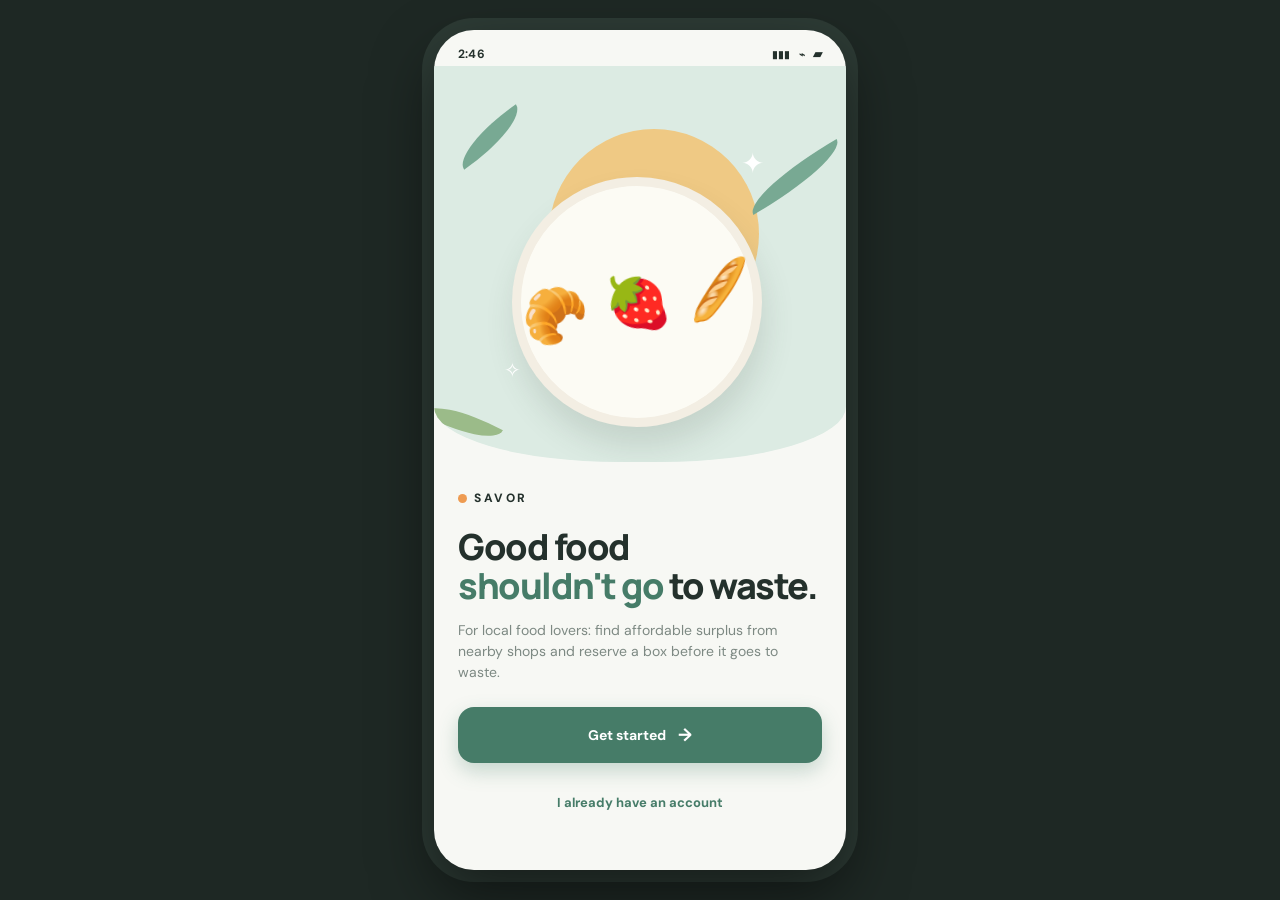
<file: index.html>
<!doctype html>
<html lang="en">
  <head>
    <meta charset="UTF-8" />
    <meta name="viewport" content="width=device-width, initial-scale=1.0" />
    <meta name="theme-color" content="#f7f8f4" />
    <title>Savor — Good Food Rescued | Mobile UX/UI Design</title>
    <link rel="preconnect" href="https://fonts.googleapis.com" />
    <link rel="preconnect" href="https://fonts.gstatic.com" crossorigin />
    <link href="https://fonts.googleapis.com/css2?family=DM+Sans:ital,opsz,wght@0,9..40,400..800;1,9..40,400..800&family=Manrope:wght@500;600;700;800&display=swap" rel="stylesheet" />
    <link rel="stylesheet" href="styles.css" />
  </head>
  <body>
    <!-- Global Demo / State Switcher Bar -->
    <header class="demo-bar" aria-label="Interactive UX Prototype State Switcher">
      <div class="demo-branding">
        <span class="brand-dot"></span>
        <strong>SAVOR UX/UI Prototype</strong>
        <span class="demo-badge">Task 11 Showcase</span>
      </div>
      <div class="demo-nav">
        <span class="demo-label">Jump to Flow:</span>
        <button class="demo-btn active" data-go="welcome">1. Welcome</button>
        <button class="demo-btn" data-go="auth">2. Auth</button>
        <button class="demo-btn" data-go="home">3. Home</button>
        <button class="demo-btn" data-go="details">4. Details</button>
        <button class="demo-btn" data-go="reserve">5. Reserve</button>
        <button class="demo-btn" data-go="success">6. Success</button>
      </div>
      <div class="demo-states">
        <span class="demo-label">Key UX States:</span>
        <button class="demo-btn state-btn" data-go="loading">Loading</button>
        <button class="demo-btn state-btn" data-go="empty">Empty</button>
        <button class="demo-btn state-btn" data-go="error">Error</button>
        <button class="demo-btn state-btn" data-go="soldout">Sold Out</button>
      </div>
    </header>

    <div class="main-container">
      <main class="device-shell" aria-label="Savor mobile application preview">
        <!-- Status Bar -->
        <div class="status-bar">
          <span class="status-time" id="live-time">9:41</span>
          <div class="status-icons">
            <span title="Signal">▮▮▮</span>
            <span title="Wi-Fi">⌁</span>
            <span class="battery" title="Battery">▰</span>
          </div>
        </div>

        <section class="app-view">
          <div id="toast" class="toast" role="status" aria-live="polite"></div>

          <!-- 1. WELCOME / ONBOARDING SCREEN -->
          <section id="screen-welcome" class="screen active">
            <div class="welcome-art">
              <div class="sun"></div>
              <div class="leaf leaf-one"></div>
              <div class="leaf leaf-two"></div>
              <div class="leaf leaf-three"></div>
              <div class="plate">
                <span>🥐</span>
                <span>🍓</span>
                <span>🥖</span>
              </div>
              <div class="spark spark-one">✦</div>
              <div class="spark spark-two">✧</div>
            </div>
            <div class="welcome-copy">
              <div class="brand-mark"><span class="brand-dot"></span>SAVOR</div>
              <h1>Good food<br /><em>shouldn't go</em> to waste.</h1>
              <p>For local food lovers: find affordable surplus from nearby shops and reserve a box before it goes to waste.</p>
              <button class="button primary full" data-go="auth">Get started <span>→</span></button>
              <button class="text-button" id="existing-account-btn" data-go="auth">I already have an account</button>
            </div>
          </section>

          <!-- 2. AUTHENTICATION SCREEN -->
          <section id="screen-auth" class="screen">
            <header class="simple-header">
              <button class="icon-button" data-go="welcome" aria-label="Back">←</button>
              <span class="brand-mark small"><span class="brand-dot"></span>SAVOR</span>
              <span class="header-spacer"></span>
            </header>
            <div class="auth-content">
              <div class="eyebrow">WELCOME IN</div>
              <h2>Let's find your<br /><em>first rescue.</em></h2>
              <p class="muted">Join a community saving good food and supporting local neighborhood spots.</p>

              <form id="auth-form" novalidate>
                <div class="input-group signup-name" hidden>
                  <label for="auth-name">Name</label>
                  <input id="auth-name" type="text" autocomplete="name" placeholder="Your name" />
                </div>
                <div class="form-stack">
                  <div class="input-group">
                    <label for="email">Email address</label>
                    <input id="email" type="email" autocomplete="email" placeholder="you@example.com" aria-describedby="email-error" required />
                    <small class="field-error" id="email-error" aria-live="polite"></small>
                  </div>
                  <div class="input-group">
                    <label for="password">Password</label>
                    <div class="password-input">
                      <input id="password" type="password" autocomplete="current-password" placeholder="At least 8 characters" aria-describedby="password-error" required />
                      <button type="button" id="toggle-password" aria-label="Toggle password visibility">👁</button>
                    </div>
                    <small class="field-error" id="password-error" aria-live="polite"></small>
                  </div>
                </div>
                <button type="submit" class="button primary full" id="auth-submit-btn">Continue <span>→</span></button>
                <p class="auth-toggle-copy"><span id="auth-toggle-prompt">New to Savor?</span> <button type="button" class="text-button inline-button" id="auth-mode-toggle">Create an account</button></p>
              </form>
              <p class="terms">By continuing, you agree to Savor's <button type="button" class="terms-link" data-modal="terms">Terms of Service</button> and <button type="button" class="terms-link" data-modal="privacy">Privacy Policy</button>.</p>
            </div>
          </section>

          <!-- 3. HOME / EXPLORE SCREEN -->
          <section id="screen-home" class="screen">
            <header class="home-header">
              <button class="icon-button home-back" data-go="welcome" aria-label="Back to welcome">←</button>
              <div>
                <div class="greeting" id="today-label"></div>
                <h2>Good morning, <span id="greeting-name">there</span> <span>✦</span></h2>
              </div>
              <button class="avatar" title="Open profile" aria-label="Open profile" data-go="profile">S</button>
            </header>

            <div class="location-pill" id="location-picker">
              <span>⌖</span> Brooklyn, NY <span class="chevron">⌄</span>
            </div>

            <div class="home-scroll">
              <!-- Impact Metrics Card -->
              <div class="impact-card">
                <div>
                  <span class="impact-label">YOUR IMPACT</span>
                  <strong>4.8 lbs</strong>
                  <p>of delicious food rescued · 2.1kg CO₂ saved</p>
                </div>
                <div class="impact-icon">♻</div>
                <div class="progress-line" title="Progress toward monthly goal"><span style="width: 65%;"></span></div>
              </div>

              <!-- Search Bar -->
              <div class="search-box">
                <span class="search-icon">⌕</span>
                <input type="text" id="search-input" aria-label="Search rescue boxes" placeholder="Search bakery, sushi, coffee, produce..." />
              </div>

              <!-- Categories -->
              <div class="section-heading">
                <h3>Rescues near you</h3>
                <button class="link-button" data-go="explore">See all</button>
              </div>

              <div class="category-row" id="category-row" aria-label="Filter rescues by category">
                <button class="category active" data-cat="all" aria-pressed="true">All</button>
                <button class="category" data-cat="bakery">Bakery</button>
                <button class="category" data-cat="produce">Produce</button>
                <button class="category" data-cat="meals">Prepared Meals</button>
                <button class="category" data-cat="cafe">Café & Coffee</button>
              </div>

              <div class="loading-skeleton" id="home-skeleton" aria-label="Loading nearby rescues" hidden>
                <div class="skeleton-card"></div><div class="skeleton-card"></div>
              </div>
              <div class="context-empty" id="search-empty" hidden>
                <strong>No matches nearby</strong>
                <p class="muted">Try a different search or browse all rescue boxes.</p>
                <button type="button" class="button primary" id="clear-search">Clear search</button>
              </div>
              <!-- Rescue Cards List -->
              <div id="rescue-list" aria-live="polite">
                <!-- Card 1: Available -->
                <article class="rescue-card" data-go="details" data-item="bakery" data-category="bakery">
                  <div class="food-image bakery-image">
                    <span class="image-tag">ENDS SOON</span>
                    <button class="heart-btn" type="button" data-favorite="bakery" aria-label="Save Morning bakery surprise box to favorites">♡</button>
                    <div class="food-emoji">🥐</div>
                  </div>
                  <div class="card-info">
                    <div class="merchant-line">
                      <span>Le Petit Grain</span>
                      <span class="distance">0.3 mi</span>
                    </div>
                    <h3>Morning bakery surprise box</h3>
                    <p>Artisanal croissants, sourdough & danishes</p>
                    <div class="card-bottom">
                      <strong>$5.00 <del>$18.00</del></strong>
                      <span class="time urgent">● Pickup 10:00–10:30 AM</span>
                    </div>
                  </div>
                </article>

                <!-- Card 2: Available -->
                <article class="rescue-card" data-go="details" data-item="produce" data-category="produce">
                  <div class="food-image produce-image">
                    <span class="image-tag">5 BOXES LEFT</span>
                    <button class="heart-btn" type="button" data-favorite="produce" aria-label="Save Seasonal organic produce box to favorites">♡</button>
                    <div class="food-emoji">🥬</div>
                  </div>
                  <div class="card-info">
                    <div class="merchant-line">
                      <span>Green Basket Co-op</span>
                      <span class="distance">0.7 mi</span>
                    </div>
                    <h3>Seasonal organic produce box</h3>
                    <p>Fresh organic fruits, herbs and leafy greens</p>
                    <div class="card-bottom">
                      <strong>$7.00 <del>$24.00</del></strong>
                      <span class="time">● Pickup 5:00–7:00 PM</span>
                    </div>
                  </div>
                </article>

                <!-- Card 3: Sold Out Trigger -->
                <article class="rescue-card sold-out-card" data-go="soldout" data-item="cafe" data-category="cafe">
                  <div class="food-image cafe-image">
                    <span class="image-tag tag-soldout">SOLD OUT</span>
                    <button class="heart-btn" type="button" data-favorite="cafe" aria-label="Save Daily Espresso & Bagel Bag to favorites">♡</button>
                    <div class="food-emoji">☕</div>
                  </div>
                  <div class="card-info">
                    <div class="merchant-line">
                      <span>Brooklyn Craft Roast</span>
                      <span class="distance">0.5 mi</span>
                    </div>
                    <h3>Daily Espresso & Bagel Bag</h3>
                    <p>Freshly baked bagels & specialty coffee treats</p>
                    <div class="card-bottom">
                      <strong class="text-muted">$4.50 <del>$15.00</del></strong>
                      <span class="time disabled-text">● All boxes claimed</span>
                    </div>
                  </div>
                </article>
              </div>

              <!-- How Savor Works Section -->
              <div class="section-heading inspiration">
                <h3>How Savor works</h3>
              </div>
              <div class="how-card">
                <span class="how-num">01</span>
                <div>
                  <strong>Find surplus food</strong>
                  <p>Browse top local spots offering discounted surplus boxes.</p>
                </div>
                <span>→</span>
              </div>
            </div>

            <!-- Tab Navigation Bar -->
            <nav class="tab-bar">
              <button class="tab selected" data-tab="home" data-go="home"><span aria-hidden="true">⌂</span>Home</button>
              <button class="tab" data-tab="explore" data-go="explore"><span aria-hidden="true">⌕</span>Explore</button>
              <button class="tab" data-tab="saved" data-go="saved"><span aria-hidden="true">♡</span>Saved</button>
              <button class="tab" data-tab="profile" data-go="profile"><span aria-hidden="true">♙</span>Profile</button>
            </nav>
          </section>

          <!-- 4. PRODUCT DETAILS SCREEN -->
          <section id="screen-details" class="screen">
            <header class="detail-header">
              <button class="round-button" data-go="home" aria-label="Back">←</button>
              <div class="detail-actions">
                <button class="round-button heart-toggle-detail" data-favorite="bakery" aria-label="Save this rescue to favorites">♡</button>
                <button class="round-button share-detail" aria-label="Share">⤴</button>
              </div>
            </header>
            <div class="detail-scroll">
              <div class="detail-image bakery-image">
                <span class="image-tag"><span id="remaining-stock">3</span> BOXES LEFT</span>
                <div class="detail-food">🥐</div>
                <div class="image-dots"><i class="active"></i><i></i><i></i></div>
              </div>
              <div class="detail-content">
                <div class="merchant-line">
                  <span>LE PETIT GRAIN · 0.3 MI AWAY</span>
                  <span class="verified" title="Verified Partner">✓</span>
                </div>
                <h1 id="detail-name">Morning bakery surprise box</h1>
                <p class="detail-description">
                  A delicious assortment of today's freshly baked artisanal pastries, croissants, brioches, and sourdough loaves that deserve to be enjoyed. Help reduce waste while savoring gourmet bakery items.
                </p>

                <div class="detail-facts">
                  <div>
                    <span>📦</span>
                    <strong>4–6 items</strong>
                    <small>Estimated contents</small>
                  </div>
                  <div>
                    <span>⏰</span>
                    <strong>10:00–10:30 AM</strong>
                    <small>Pickup window today</small>
                  </div>
                  <div>
                    <span>🌱</span>
                    <strong>Vegetarian</strong>
                    <small>Dietary info</small>
                  </div>
                </div>

                <div class="seller">
                  <div class="seller-logo">LP</div>
                  <div>
                    <strong>Le Petit Grain Bakery</strong>
                    <p>4.9 ★★★★★ (128 rescues)</p>
                  </div>
                  <button class="link-button" id="view-shop-btn" type="button">View shop</button>
                </div>
              </div>
            </div>

            <div class="bottom-cta">
              <div>
                <span class="price">$5.00</span>
                <del>$18.00</del>
                <small>Taxes included</small>
              </div>
              <button class="button primary" id="reserve-from-details" data-go="reserve">Reserve box <span>→</span></button>
            </div>
          </section>

          <!-- 5. ACTION / FORM (RESERVATION & CHECKOUT) SCREEN -->
          <section id="screen-reserve" class="screen">
            <header class="simple-header">
              <button class="icon-button" data-go="details" aria-label="Back">←</button>
              <strong>Reserve your rescue</strong>
              <span class="header-spacer"></span>
            </header>

            <div class="reserve-scroll">
              <div class="stepper">
                <span class="done" title="Step 1: Item Selected">✓</span>
                <i></i>
                <span class="current" title="Step 2: Pickup & Payment Details">2</span>
                <i></i>
                <span>3</span>
              </div>

              <div class="reservation-summary">
              <div class="mini-food bakery-image" id="reserve-emoji">🥐</div>
                <div>
                <strong id="reserve-item-name">Morning bakery surprise box</strong>
                <p id="reserve-merchant">Le Petit Grain · Today</p>
                <p id="reserve-selection-summary" class="selection-summary">Select pickup time and payment below.</p>
                </div>
              <div class="summary-price" id="reserve-unit-price">$5.00</div>
              </div>

              <div class="form-section">
                <div class="section-heading">
                  <h3>Reservation details</h3>
                  <span class="required">ALL FIELDS REQUIRED</span>
                </div>

                <label for="pickup-name">Pickup Person Name
                  <input type="text" id="pickup-name" autocomplete="name" placeholder="Name for pickup" required />
                </label>

                <div class="input-group">
                  <span class="label-text" id="quantity-select-label">Quantity</span>
                  <div class="quantity-control" aria-labelledby="quantity-select-label">
                    <button type="button" class="qty-btn" id="qty-minus" aria-label="Decrease quantity">-</button>
                    <span id="qty-value">1 box</span>
                    <button type="button" class="qty-btn" id="qty-plus" aria-label="Increase quantity">+</button>
                  </div>
                </div>

                <fieldset class="input-group choice-group" id="pickup-slots">
                  <legend class="label-text">Pickup time window</legend>
                  <label><input type="radio" name="pickup-time" value="Today, 10:00 AM–10:30 AM" checked /> Today, 10:00–10:30 AM</label>
                  <label><input type="radio" name="pickup-time" value="Today, 4:00 PM–4:30 PM" /> Today, 4:00–4:30 PM</label>
                  <label><input type="radio" name="pickup-time" value="Today, 6:00 PM–6:30 PM" /> Today, 6:00–6:30 PM</label>
                  <button type="button" class="link-button clear-time" id="clear-pickup-time">Clear selection</button>
                  <small class="field-error" id="pickup-time-error" aria-live="polite"></small>
                </fieldset>

                <fieldset class="input-group choice-group" id="payment-options">
                  <legend class="label-text">Payment method</legend>
                  <label><input type="radio" name="payment-method" value="Card" checked /> Card</label>
                  <label><input type="radio" name="payment-method" value="Mobile money" /> Mobile money</label>
                  <label><input type="radio" name="payment-method" value="Pay at pickup" /> Pay at pickup</label>
                </fieldset>
              </div>

              <!-- Price Breakdown -->
              <div class="price-breakdown">
                <div class="breakdown-row"><span>Item subtotal (<span id="subtotal-quantity">1</span> × box)</span><span id="checkout-subtotal">$5.00</span></div>
                <div class="breakdown-row"><span>Service fee (Food rescue support)</span><span>$0.50</span></div>
                <div class="breakdown-row total-row"><span>Total charge</span><span id="checkout-total">$5.50</span></div>
              </div>

              <div class="notice"><span>💡</span>
                <p>Please bring your own reusable bag if possible. Show your digital order ticket upon pickup.</p>
              </div>
            </div>

            <div class="bottom-cta">
              <div>
                <span class="price" id="checkout-total-cta">$5.50</span>
                <small>Charged upon confirmation</small>
              </div>
              <button class="button primary" id="confirm-reservation-btn">Confirm reservation</button>
            </div>
          </section>

          <!-- 6. CONFIRMATION / SUCCESS SCREEN -->
          <section id="screen-success" class="screen">
            <div class="success-content">
              <div class="success-mark">✓</div>
              <div class="eyebrow">RESERVATION CONFIRMED</div>
              <h1>Your rescue is<br /><em>waiting for you.</em></h1>
              <p class="muted" id="success-message"></p>

              <!-- Digital Ticket Component -->
              <div class="ticket">
                <div class="ticket-top">
                  <div>
                    <span>PICKUP WINDOW TODAY</span>
                    <strong id="success-time"></strong>
                  </div>
                  <div class="ticket-code"><span id="success-quantity">1</span><b>BOXES</b></div>
                </div>
                <div class="ticket-divider"></div>
                <div class="ticket-bottom">
                  <div class="seller-logo">LP</div>
                  <div>
                    <strong id="success-merchant">Le Petit Grain Bakery</strong>
                    <p id="success-payment"></p>
                  </div>
                  <span class="map-pin">⌖</span>
                </div>
                <!-- Simulated Barcode -->
                <div class="ticket-barcode">
                  <div class="barcode-lines">||||| | |||| ||| |||| | ||||| |||</div>
                  <small>Present this screen to staff · Total <strong id="success-total"></strong></small>
                </div>
              </div>

              <div class="success-actions">
                <button class="button primary full" data-go="home">Back to Home <span>→</span></button>
                <button class="outline-button full" id="add-cal-btn">Add to Calendar 📅</button>
              </div>
              <p class="success-foot" id="success-pickup-name"></p>
            </div>
          </section>

          <!-- 7. STATE: EMPTY STATE -->
          <section id="screen-empty" class="screen state-screen">
            <button class="icon-button back-state" data-go="home" aria-label="Back">←</button>
            <div class="state-illustration" id="empty-icon">⌕</div>
            <h2 id="empty-title">No rescues here <em>yet.</em></h2>
            <p class="muted" id="empty-message">All surplus boxes in this category have been claimed for today. Check back soon or try expanding your search distance.</p>
            <button class="button primary" data-go="explore" id="empty-action">Explore rescues</button>
          </section>

          <!-- 8. STATE: ERROR STATE -->
          <section id="screen-error" class="screen state-screen">
            <button class="icon-button back-state" id="error-back" data-go="home" aria-label="Back">←</button>
            <div class="state-illustration error">!</div>
            <h2>Something went<br /><em>off course.</em></h2>
            <p class="muted">We couldn't load nearby rescues due to a connection drop. Please check your internet connection.</p>
            <button class="button primary" id="retry-error-btn">Retry connection</button>
          </section>

          <!-- 9. STATE: LOADING STATE -->
          <section id="screen-loading" class="screen state-screen">
            <button class="icon-button back-state" id="loading-back" data-go="home" aria-label="Back to previous screen">←</button>
            <div class="spinner"></div>
            <h2>Finding good food<br /><em>near you...</em></h2>
            <p class="muted">Locating nearby partners and available surplus boxes.</p>
          </section>

          <!-- 10. STATE: SOLD OUT / DISABLED STATE -->
          <section id="screen-soldout" class="screen">
            <header class="detail-header">
              <button class="round-button" data-go="home" aria-label="Back">←</button>
              <div class="detail-actions">
                <button class="round-button" data-favorite="cafe" aria-label="Save Daily Espresso & Bagel Bag to favorites">♡</button>
              </div>
            </header>
            <div class="detail-scroll">
              <div class="detail-image cafe-image">
                <span class="image-tag tag-soldout">SOLD OUT FOR TODAY</span>
                <div class="detail-food">☕</div>
              </div>
              <div class="detail-content">
                <div class="merchant-line">
                  <span>BROOKLYN CRAFT ROAST · 0.5 MI AWAY</span>
                  <span class="verified">✓</span>
                </div>
                <h1>Daily Espresso & Bagel Bag</h1>
                <p class="detail-description">
                  Freshly baked artisanal bagels & espresso roast treats. All surplus boxes for today have been claimed by fellow food rescuers.
                </p>

                <div class="disabled-banner">
                  <span>⏰</span>
                  <div>
                    <strong>Sold Out for Today</strong>
                    <p>New surplus boxes from this store drop daily at 8:00 AM.</p>
                  </div>
                </div>

                <div class="seller">
                  <div class="seller-logo">BC</div>
                  <div>
                    <strong>Brooklyn Craft Roast</strong>
                    <p>4.8 ★★★★★ (94 rescues)</p>
                  </div>
                  <button class="link-button" id="notify-toggle" type="button" aria-pressed="false">Notify me when available</button>
                </div>
              </div>
            </div>

            <div class="bottom-cta disabled-cta">
              <div>
                <span class="price text-muted">$4.50</span>
                <small>Currently unavailable</small>
              </div>
              <button class="button primary full disabled-btn" disabled>Sold Out for Today</button>
            </div>
          </section>
          <section id="screen-explore" class="screen">
            <header class="simple-header">
              <button class="icon-button" data-go="home" aria-label="Back to home">←</button><strong>Explore rescues</strong><span class="header-spacer"></span>
            </header>
            <div class="home-scroll secondary-scroll">
              <p class="muted">Browse every nearby surplus box and filter by category.</p>
              <div class="category-row explore-categories"></div>
              <div id="explore-list"></div>
              <div class="context-empty" id="explore-empty" hidden><strong>No boxes in this category yet</strong><p class="muted">Try another category.</p></div>
            </div>
            <nav class="tab-bar" aria-label="Main navigation">
              <button class="tab" data-tab="home" data-go="home"><span aria-hidden="true">⌂</span>Home</button>
              <button class="tab selected" data-tab="explore" data-go="explore"><span aria-hidden="true">⌕</span>Explore</button>
              <button class="tab" data-tab="saved" data-go="saved"><span aria-hidden="true">♡</span>Saved</button>
              <button class="tab" data-tab="profile" data-go="profile"><span aria-hidden="true">♙</span>Profile</button>
            </nav>
          </section>

          <section id="screen-saved" class="screen">
            <header class="simple-header">
              <button class="icon-button" data-go="home" aria-label="Back to home">←</button><strong>Saved rescues</strong><span class="header-spacer"></span>
            </header>
            <div class="home-scroll secondary-scroll">
              <p class="muted">Your favourite local food finds.</p>
              <div id="saved-list"></div>
              <div class="context-empty" id="saved-empty" hidden><div class="state-illustration">♡</div><strong>No saved boxes yet</strong><p class="muted">Tap the heart on any rescue to keep it here.</p><button class="button primary" data-go="explore">Explore rescues</button></div>
            </div>
            <nav class="tab-bar" aria-label="Main navigation">
              <button class="tab" data-tab="home" data-go="home"><span aria-hidden="true">⌂</span>Home</button>
              <button class="tab" data-tab="explore" data-go="explore"><span aria-hidden="true">⌕</span>Explore</button>
              <button class="tab selected" data-tab="saved" data-go="saved"><span aria-hidden="true">♡</span>Saved</button>
              <button class="tab" data-tab="profile" data-go="profile"><span aria-hidden="true">♙</span>Profile</button>
            </nav>
          </section>

          <section id="screen-profile" class="screen">
            <header class="simple-header">
              <button class="icon-button" data-go="home" aria-label="Back to home">←</button><strong>Your profile</strong><span class="header-spacer"></span>
            </header>
            <div class="profile-content">
              <div class="profile-card"><div class="avatar profile-avatar" id="profile-avatar">S</div><div><strong id="profile-name">Food rescuer</strong><p id="profile-email" class="muted">Local demo account</p></div></div>
              <h3>Past reservations</h3>
              <div id="reservation-history"></div>
              <div class="context-empty" id="reservations-empty" hidden><strong>No reservations yet</strong><p class="muted">Your confirmed food rescues will appear here.</p><button class="button primary" data-go="explore">Find a rescue</button></div>
              <label class="offline-toggle"><input type="checkbox" id="offline-toggle" /> Simulate offline connection</label>
              <button class="outline-button full" id="logout-btn">Log out</button>
            </div>
            <nav class="tab-bar" aria-label="Main navigation">
              <button class="tab" data-tab="home" data-go="home"><span aria-hidden="true">⌂</span>Home</button>
              <button class="tab" data-tab="explore" data-go="explore"><span aria-hidden="true">⌕</span>Explore</button>
              <button class="tab" data-tab="saved" data-go="saved"><span aria-hidden="true">♡</span>Saved</button>
              <button class="tab selected" data-tab="profile" data-go="profile"><span aria-hidden="true">♙</span>Profile</button>
            </nav>
          </section>

          <section id="screen-shop" class="screen">
            <header class="simple-header"><button class="icon-button" data-go="details" aria-label="Back to rescue details">←</button><strong>Local shop</strong><span class="header-spacer"></span></header>
            <div class="shop-content"><div class="seller-logo">LP</div><h1>Le Petit Grain Bakery</h1><p class="muted">Neighbourhood shop · 4.9 ★★★★★</p><p>Fresh local food and daily surplus boxes. Rescue today's extras and help keep good food in the neighbourhood.</p><p><strong>Pickup:</strong> <span class="shop-address">182 Atlantic Ave, Brooklyn NY</span></p><button class="button primary full" data-go="details">Back to rescue</button></div>
          </section>

          </section>
        </section>
      </main>
    </div>

    <dialog id="info-modal" aria-labelledby="modal-title">
      <form method="dialog"><button class="icon-button modal-close" aria-label="Close dialog">×</button></form>
      <h2 id="modal-title"></h2><p id="modal-copy"></p><button class="button primary full" id="modal-dismiss" type="button">Got it</button>
    </dialog>
    <script src="app.js"></script>
  </body>
</html>
</file>
<file: styles.css>
:root {
  --ink: #24312c;
  --muted: #7d8983;
  --green: #467c68;
  --green-dark: #32584a;
  --light-green: #dfece4;
  --cream: #f7f8f4;
  --orange: #ee9b51;
  --orange-dark: #cc782f;
  --red: #d9534f;
  --line: #e5e9e4;
  --card-bg: #ffffff;
  --shadow-sm: 0 4px 12px rgba(45, 65, 56, 0.06);
  --shadow-lg: 0 18px 45px rgba(45, 65, 56, 0.12);
  --radius-sm: 8px;
  --radius-md: 14px;
  --radius-lg: 20px;
}

* {
  box-sizing: border-box;
}

[hidden] { display: none !important; }

body {
  margin: 0;
  background: #1e2824;
  color: var(--ink);
  font-family: "DM Sans", -apple-system, BlinkMacSystemFont, sans-serif;
  min-height: 100vh;
  display: flex;
  flex-direction: column;
}

button, input {
  font: inherit;
}

/* Global Demo Switcher Bar */
.demo-bar {
  background: #141c19;
  border-bottom: 1px solid #2d3d37;
  padding: 10px 20px;
  display: flex;
  flex-wrap: wrap;
  align-items: center;
  justify-content: space-between;
  gap: 12px;
  color: #d1d9d5;
  font-size: 13px;
  z-index: 100;
}

.demo-branding {
  display: flex;
  align-items: center;
  gap: 10px;
}

.demo-branding strong {
  color: #ffffff;
  font-family: "Manrope", sans-serif;
  font-weight: 700;
  letter-spacing: -0.3px;
}

.demo-badge {
  background: rgba(70, 124, 104, 0.3);
  color: #72d6af;
  font-size: 10px;
  font-weight: 700;
  padding: 3px 8px;
  border-radius: 20px;
  border: 1px solid rgba(114, 214, 175, 0.3);
}

.demo-nav, .demo-states {
  display: flex;
  align-items: center;
  gap: 6px;
  flex-wrap: wrap;
}

.demo-label {
  font-size: 11px;
  color: #8c9b94;
  text-transform: uppercase;
  letter-spacing: 0.8px;
  font-weight: 700;
  margin-right: 4px;
}

.demo-btn {
  background: #25332e;
  border: 1px solid #364841;
  color: #c0ccc6;
  padding: 5px 11px;
  border-radius: 8px;
  font-size: 12px;
  font-weight: 600;
  cursor: pointer;
  transition: all 0.15s ease;
  min-height: 44px;
}

.demo-btn:hover {
  background: #32453e;
  color: #ffffff;
  border-color: #486157;
}

.demo-btn.active {
  background: var(--green);
  color: #ffffff;
  border-color: var(--green);
  box-shadow: 0 2px 8px rgba(70, 124, 104, 0.4);
}

.demo-btn.state-btn {
  border-color: #523e2b;
  background: #33271c;
  color: #f1bf8e;
}

.demo-btn.state-btn:hover {
  background: var(--orange-dark);
  color: #ffffff;
  border-color: var(--orange-dark);
}

/* Device Shell Layout */
.main-container {
  flex: 1;
  display: flex;
  align-items: center;
  justify-content: center;
  padding: 24px 16px;
}

.device-shell {
  width: 100%;
  max-width: 412px;
  min-height: 840px;
  background: var(--cream);
  position: relative;
  overflow: hidden;
  border-radius: 40px;
  box-shadow: 0 25px 60px rgba(0, 0, 0, 0.5), 0 0 0 12px #2d3b35;
}

/* Phone Status Bar */
.status-bar {
  height: 36px;
  padding: 12px 24px 0;
  display: flex;
  justify-content: space-between;
  align-items: center;
  font-size: 12px;
  font-weight: 700;
  letter-spacing: 0.2px;
  color: var(--ink);
  z-index: 10;
  position: relative;
}

.status-icons {
  display: flex;
  gap: 8px;
  align-items: center;
  font-size: 10px;
}

.battery {
  font-size: 12px;
  color: var(--ink);
}

/* App View Container */
.app-view {
  min-height: calc(840px - 36px);
  position: relative;
}

.screen {
  display: none;
  min-height: calc(840px - 36px);
  position: relative;
}

.screen.active {
  display: block;
  animation: fadeIn 0.2s ease-out;
}

@keyframes fadeIn {
  from { opacity: 0; transform: translateY(4px); }
  to { opacity: 1; transform: translateY(0); }
}

/* Toast Notifications */
.toast {
  position: absolute;
  top: 12px;
  left: 20px;
  right: 20px;
  z-index: 99;
  background: #18221e;
  color: #ffffff;
  padding: 12px 16px;
  border-radius: 12px;
  font-size: 12px;
  font-weight: 600;
  text-align: center;
  box-shadow: 0 10px 25px rgba(0, 0, 0, 0.3);
  transform: translateY(-80px);
  opacity: 0;
  transition: all 0.3s cubic-bezier(0.175, 0.885, 0.32, 1.275);
  pointer-events: none;
}

.toast.show {
  transform: translateY(0);
  opacity: 1;
}

button, input, select, [role="button"] { -webkit-tap-highlight-color: transparent; }
button:focus-visible, input:focus-visible, [role="button"]:focus-visible, summary:focus-visible {
  outline: 3px solid #d2843f;
  outline-offset: 2px;
}
.demo-bar { display: none; }
body.demo-mode .demo-bar { display: flex; }

/* Shared UI Branding & Elements */
.brand-mark {
  display: flex;
  align-items: center;
  gap: 7px;
  font-size: 12px;
  font-weight: 800;
  letter-spacing: 2.5px;
  color: var(--ink);
}

.brand-mark.small {
  font-size: 11px;
}

.brand-dot {
  background: var(--orange);
  width: 9px;
  height: 9px;
  border-radius: 50%;
  display: inline-block;
}

.header-spacer {
  width: 24px;
}

/* Button Component Styles */
.button {
  border: 0;
  border-radius: 16px;
  padding: 16px 20px;
  font-weight: 700;
  font-size: 14px;
  cursor: pointer;
  display: inline-flex;
  align-items: center;
  justify-content: center;
  gap: 12px;
  transition: transform 0.15s ease, background 0.15s ease, box-shadow 0.15s ease;
}

.button:active {
  transform: scale(0.98);
}

.button.primary {
  color: white;
  background: var(--green);
  box-shadow: 0 8px 20px rgba(70, 124, 104, 0.28);
}

.button.primary:hover {
  background: var(--green-dark);
}

.button.full {
  width: 100%;
}

.button span {
  font-size: 18px;
}

.button.disabled-btn, .button:disabled {
  background: #cbd3ce;
  color: #7b8881;
  box-shadow: none;
  cursor: not-allowed;
  transform: none;
}

.text-button, .link-button {
  border: 0;
  background: none;
  color: var(--green);
  font-weight: 700;
  cursor: pointer;
}

.text-button {
  display: block;
  margin: 18px auto 0;
  font-size: 13px;
  min-height: 44px;
  padding: 10px;
}

.link-button {
  font-size: 12px;
}

.simple-header {
  height: 64px;
  padding: 12px 20px;
  display: flex;
  align-items: center;
  justify-content: space-between;
}

.icon-button, .round-button {
  background: none;
  border: 0;
  color: var(--ink);
  font-size: 20px;
  cursor: pointer;
  display: grid;
  place-items: center;
  width: 44px;
  height: 44px;
  flex: 0 0 44px;
  border-radius: 50%;
}

.icon-button:hover, .round-button:hover {
  background: rgba(0, 0, 0, 0.05);
}

/* 1. WELCOME SCREEN */
.welcome-art {
  height: 44vh;
  min-height: 330px;
  background: #dcebe3;
  position: relative;
  overflow: hidden;
  border-radius: 0 0 45% 45% / 0 0 14% 14%;
}

.sun {
  position: absolute;
  width: 210px;
  height: 210px;
  background: #f1c77c;
  border-radius: 50%;
  top: 16%;
  left: 28%;
  opacity: 0.92;
}

.plate {
  position: absolute;
  background: #fcfbf4;
  border: 9px solid #f3eee3;
  width: 250px;
  height: 250px;
  border-radius: 50%;
  top: 28%;
  left: 19%;
  box-shadow: 0 20px 30px rgba(66, 80, 67, 0.15);
  display: flex;
  align-items: center;
  justify-content: center;
  gap: 16px;
  font-size: 54px;
  transform: rotate(-9deg);
}

.leaf {
  position: absolute;
  width: 80px;
  height: 24px;
  background: #78a993;
  border-radius: 100% 0;
  transform: rotate(-35deg);
}

.leaf-one { top: 15%; left: 4%; }
.leaf-two { top: 25%; right: -1%; transform: rotate(150deg); width: 110px; }
.leaf-three { bottom: 7%; left: -3%; transform: rotate(28deg); background: #9bbb89; }

.spark { position: absolute; color: white; font-size: 28px; }
.spark-one { top: 20%; right: 20%; }
.spark-two { bottom: 20%; left: 17%; font-size: 20px; }

.welcome-copy {
  padding: 28px 24px;
}

.welcome-copy h1, .auth-content h2, .state-screen h2 {
  font: 800 36px/1.08 "Manrope", sans-serif;
  letter-spacing: -1.5px;
  margin: 22px 0 14px;
}

.welcome-copy h1 em, .auth-content h2 em, .state-screen h2 em, .success-content h1 em {
  color: var(--green);
  font-style: normal;
}

.welcome-copy p {
  color: var(--muted);
  margin: 0 0 24px;
  line-height: 1.5;
  font-size: 14px;
}

/* 2. AUTHENTICATION SCREEN */
.auth-content {
  padding: 24px 24px 32px;
}

.eyebrow, .greeting {
  font-size: 10px;
  letter-spacing: 1.8px;
  color: var(--green);
  font-weight: 800;
  text-transform: uppercase;
}

.auth-content h2 {
  font-size: 32px;
  margin: 14px 0 10px;
}

.muted {
  color: var(--muted);
  line-height: 1.5;
  font-size: 13px;
}

.form-stack {
  display: grid;
  gap: 16px;
  margin: 24px 0 20px;
}

.input-group {
  display: grid;
  gap: 6px;
}

.input-group label, .label-text {
  font-size: 12px;
  font-weight: 700;
  color: #4e5e56;
}

input, .select-input {
  border: 1px solid var(--line);
  border-radius: 12px;
  padding: 14px 16px;
  background: #ffffff;
  color: var(--ink);
  outline: none;
  font-size: 14px;
  width: 100%;
  transition: border-color 0.2s;
}

input:focus {
  border-color: var(--green);
  box-shadow: 0 0 0 3px rgba(70, 124, 104, 0.12);
}

.password-input {
  display: flex;
  background: white;
  border: 1px solid var(--line);
  border-radius: 12px;
  overflow: hidden;
}

.password-input input {
  border: 0;
  flex: 1;
  background: transparent;
}

.password-input button {
  border: 0;
  background: none;
  color: var(--muted);
  min-width: 44px;
  min-height: 44px;
  cursor: pointer;
}

.divider {
  display: flex;
  align-items: center;
  gap: 12px;
  color: #a0aaa4;
  font-size: 11px;
  margin: 20px 0;
}

.divider:before, .divider:after {
  content: "";
  height: 1px;
  background: var(--line);
  flex: 1;
}

.social-button, .outline-button {
  border: 1px solid var(--line);
  background: #ffffff;
  border-radius: 14px;
  padding: 14px;
  width: 100%;
  font-weight: 700;
  font-size: 13px;
  color: var(--ink);
  cursor: pointer;
  transition: background 0.15s;
}

.social-button:hover, .outline-button:hover {
  background: #f0f4f1;
}

.google {
  font-weight: 800;
  color: #4285f4;
  margin-right: 6px;
}

.terms {
  text-align: center;
  color: #a2aaa5;
  font-size: 10px;
  line-height: 1.5;
  margin-top: 18px;
}

/* 3. HOME SCREEN */
.home-header {
  padding: 16px 20px 8px;
  display: flex;
  justify-content: space-between;
  align-items: center;
}

.home-header h2 {
  margin: 6px 0 0;
  font: 700 20px "Manrope", sans-serif;
}

.home-header h2 span {
  color: var(--orange);
}

.avatar {
  width: 44px;
  height: 44px;
  border: 0;
  border-radius: 50%;
  background: #c9ded2;
  color: var(--green);
  font-weight: 800;
  cursor: pointer;
}

.location-pill {
  margin: 0 20px 14px;
  min-height: 44px;
  padding: 4px 8px;
  color: var(--green);
  font-size: 12px;
  font-weight: 700;
  display: inline-flex;
  gap: 6px;
  align-items: center;
  cursor: pointer;
}

.chevron {
  font-size: 10px;
}

.home-scroll {
  padding: 0 20px 90px;
  max-height: calc(840px - 140px);
  overflow-y: auto;
}

.impact-card {
  position: relative;
  background: var(--green);
  color: white;
  border-radius: 18px;
  padding: 16px 18px;
  overflow: hidden;
  margin-bottom: 16px;
}

.impact-label {
  display: block;
  font-size: 9px;
  letter-spacing: 1.4px;
  opacity: 0.8;
  font-weight: 800;
}

.impact-card strong {
  font: 800 28px "Manrope", sans-serif;
  display: block;
  margin-top: 4px;
}

.impact-card p {
  font-size: 11px;
  margin: 2px 0 14px;
  opacity: 0.85;
}

.impact-icon {
  position: absolute;
  right: 20px;
  top: 18px;
  border: 1px solid rgba(255, 255, 255, 0.35);
  width: 42px;
  height: 42px;
  border-radius: 50%;
  display: grid;
  place-items: center;
  font-size: 20px;
}

.progress-line {
  height: 4px;
  background: rgba(255, 255, 255, 0.2);
  border-radius: 4px;
}

.progress-line span {
  display: block;
  height: 100%;
  background: #f3cb80;
  border-radius: 4px;
}

/* Search Box */
.search-box {
  position: relative;
  margin-bottom: 18px;
}

.search-icon {
  position: absolute;
  left: 14px;
  top: 50%;
  transform: translateY(-50%);
  color: var(--muted);
  font-size: 16px;
}

.search-box input {
  padding-left: 38px;
  background: #ffffff;
  border-radius: 14px;
  font-size: 13px;
}

.section-heading {
  display: flex;
  align-items: center;
  justify-content: space-between;
  margin: 20px 0 12px;
}

.section-heading h3 {
  font: 700 16px "Manrope", sans-serif;
  margin: 0;
}

.category-row {
  display: flex;
  gap: 8px;
  overflow-x: auto;
  margin-bottom: 16px;
  padding-bottom: 4px;
  scrollbar-width: none;
}

.category {
  border: 1px solid var(--line);
  background: #ffffff;
  border-radius: 20px;
  min-height: 44px;
  padding: 9px 14px;
  color: #72827a;
  font-size: 12px;
  font-weight: 600;
  white-space: nowrap;
  cursor: pointer;
  transition: all 0.15s;
}

.category.active {
  background: #dcebe3;
  color: var(--green);
  border-color: #bcdac9;
  font-weight: 700;
}

/* Rescue Cards */
.rescue-card {
  background: #ffffff;
  border-radius: 18px;
  margin-bottom: 14px;
  overflow: hidden;
  box-shadow: var(--shadow-sm);
  cursor: pointer;
  transition: transform 0.15s, box-shadow 0.15s;
}

.rescue-card:hover {
  transform: translateY(-2px);
  box-shadow: 0 8px 24px rgba(45, 65, 56, 0.12);
}

.food-image {
  height: 135px;
  position: relative;
  display: grid;
  place-items: center;
  overflow: hidden;
}

.bakery-image { background: linear-gradient(135deg, #f4c285, #de8753); }
.produce-image { background: linear-gradient(135deg, #b4d19c, #669b78); }
.cafe-image { background: linear-gradient(135deg, #c7a17a, #8c6239); }

.food-emoji {
  font-size: 80px;
  filter: drop-shadow(0 10px 7px rgba(74, 43, 22, 0.22));
  transform: rotate(-9deg);
}

.image-tag {
  position: absolute;
  left: 12px;
  top: 12px;
  padding: 5px 8px;
  background: rgba(252, 251, 246, 0.92);
  border-radius: 6px;
  font-size: 9px;
  letter-spacing: 0.8px;
  color: #a35c36;
  font-weight: 800;
}

.tag-soldout {
  background: rgba(40, 30, 20, 0.85);
  color: #f3a882;
}

.heart-btn {
  position: absolute;
  right: 12px;
  top: 12px;
  background: rgba(255, 255, 255, 0.85);
  width: 44px;
  height: 44px;
  border-radius: 50%;
  border: 0;
  display: grid;
  place-items: center;
  font-size: 15px;
  color: #6e5e52;
  cursor: pointer;
}

.heart-btn.liked {
  color: #e04848;
  background: #ffffff;
}

.card-info {
  padding: 12px 16px 16px;
}

.merchant-line {
  display: flex;
  justify-content: space-between;
  color: #6e8178;
  font-size: 10px;
  font-weight: 700;
  letter-spacing: 0.3px;
}

.distance {
  color: #929d96;
}

.card-info h3 {
  font: 700 15px "Manrope", sans-serif;
  margin: 6px 0 4px;
}

.card-info p {
  font-size: 12px;
  color: var(--muted);
  margin: 0 0 12px;
}

.card-bottom {
  display: flex;
  justify-content: space-between;
  align-items: center;
}

.card-bottom strong {
  font-size: 15px;
}

.card-bottom del {
  font-size: 11px;
  color: #aab1ad;
  font-weight: 400;
  margin-left: 4px;
}

.time {
  font-size: 10px;
  color: #6e8178;
  font-weight: 700;
}

.time.urgent {
  color: #d67939;
}

.disabled-text {
  color: #a2aba5;
}

/* How Savor Works */
.how-card {
  background: #edf2ec;
  border-radius: 16px;
  padding: 16px;
  display: flex;
  align-items: center;
  gap: 14px;
  font-size: 12px;
}

.how-num {
  color: var(--orange);
  font-weight: 800;
  font-size: 14px;
}

.how-card div { flex: 1; }
.how-card p { color: var(--muted); margin: 4px 0 0; line-height: 1.4; }

/* Tab Navigation Bar */
.tab-bar {
  position: absolute;
  bottom: 0;
  left: 0;
  right: 0;
  height: 72px;
  background: rgba(255, 255, 255, 0.96);
  backdrop-filter: blur(8px);
  border-top: 1px solid #edf0ed;
  display: flex;
  justify-content: space-around;
  padding-top: 10px;
  z-index: 10;
}

.tab {
  background: none;
  border: 0;
  color: #a1aaa5;
  font-size: 10px;
  font-weight: 600;
  display: grid;
  gap: 4px;
  place-items: center;
  cursor: pointer;
  width: 25%;
  min-height: 56px;
  flex: 1 1 25%;
}

.tab span { font-size: 20px; }
.tab.selected { color: var(--green); font-weight: 700; }

/* 4. DETAILS SCREEN */
.detail-header {
  height: 64px;
  display: flex;
  justify-content: space-between;
  align-items: center;
  padding: 12px 18px;
  position: absolute;
  z-index: 5;
  left: 0;
  right: 0;
}

.detail-actions {
  display: flex;
  gap: 8px;
}

.round-button {
  background: rgba(255, 255, 255, 0.9);
  box-shadow: 0 4px 12px rgba(44, 60, 50, 0.15);
  width: 44px;
  height: 44px;
  border-radius: 50%;
  font-size: 16px;
}

.detail-scroll {
  height: calc(840px - 120px);
  overflow-y: auto;
}

.detail-image {
  height: 42vh;
  min-height: 320px;
  display: grid;
  place-items: center;
  position: relative;
}

.detail-food {
  font-size: 135px;
  filter: drop-shadow(0 16px 8px rgba(74, 43, 22, 0.24));
  transform: rotate(-8deg);
}

.image-dots {
  position: absolute;
  bottom: 14px;
  display: flex;
  gap: 6px;
}

.image-dots i {
  width: 6px;
  height: 6px;
  border-radius: 50%;
  background: rgba(255, 255, 255, 0.55);
}

.image-dots i.active {
  width: 20px;
  border-radius: 4px;
  background: white;
}

.detail-content {
  padding: 22px;
}

.detail-content h1 {
  font: 800 26px "Manrope", sans-serif;
  letter-spacing: -0.6px;
  margin: 8px 0;
}

.detail-description {
  color: var(--muted);
  font-size: 13px;
  line-height: 1.6;
  margin: 0 0 20px;
}

.verified {
  background: var(--green);
  color: #ffffff;
  border-radius: 50%;
  font-size: 9px;
  width: 16px;
  height: 16px;
  display: grid;
  place-items: center;
}

.detail-facts {
  display: flex;
  border-top: 1px solid var(--line);
  border-bottom: 1px solid var(--line);
  padding: 16px 0;
  margin-bottom: 20px;
}

.detail-facts div {
  flex: 1;
  display: grid;
  gap: 3px;
}

.detail-facts div + div {
  border-left: 1px solid var(--line);
  padding-left: 14px;
}

.detail-facts span { font-size: 18px; }
.detail-facts strong { font-size: 12px; }
.detail-facts small { color: var(--muted); font-size: 10px; }

.seller {
  display: flex;
  align-items: center;
  gap: 12px;
  background: #ffffff;
  padding: 12px 14px;
  border-radius: 14px;
  border: 1px solid var(--line);
}

.seller-logo {
  background: #e8d2bb;
  color: #a05d3a;
  border-radius: 10px;
  width: 42px;
  height: 42px;
  display: grid;
  place-items: center;
  font-size: 13px;
  font-weight: 800;
}

.seller div:nth-child(2) { flex: 1; }
.seller strong { font-size: 13px; }
.seller p { margin: 2px 0 0; color: var(--muted); font-size: 11px; }

.bottom-cta {
  position: absolute;
  bottom: 0;
  left: 0;
  right: 0;
  background: rgba(255, 255, 255, 0.98);
  border-top: 1px solid var(--line);
  padding: 14px 20px;
  display: flex;
  align-items: center;
  justify-content: space-between;
  gap: 16px;
  z-index: 10;
}

.bottom-cta .button {
  padding: 14px 20px;
}

.price {
  display: block;
  font: 800 20px "Manrope", sans-serif;
}

.bottom-cta del {
  font-size: 11px;
  color: #a3ada6;
}

.bottom-cta small {
  display: block;
  color: var(--muted);
  font-size: 10px;
  margin-top: 2px;
}

/* 5. RESERVATION & CHECKOUT FORM SCREEN */
.reserve-scroll {
  padding: 12px 20px 110px;
  overflow-y: auto;
  max-height: calc(840px - 120px);
}

.stepper {
  display: flex;
  align-items: center;
  justify-content: center;
  gap: 8px;
  margin: 6px 0 22px;
}

.stepper span {
  width: 24px;
  height: 24px;
  border-radius: 50%;
  border: 1px solid #d2dbd5;
  display: grid;
  place-items: center;
  font-size: 11px;
  color: #9da8a1;
  font-weight: 700;
}

.stepper span.done, .stepper span.current {
  border-color: var(--green);
  background: var(--green);
  color: #ffffff;
}

.stepper i {
  height: 1px;
  width: 36px;
  background: #d5ddd7;
}

.reservation-summary {
  display: flex;
  gap: 12px;
  align-items: center;
  background: #edf3ed;
  padding: 12px 14px;
  border-radius: 14px;
}

.mini-food {
  width: 48px;
  height: 48px;
  border-radius: 10px;
  display: grid;
  place-items: center;
  font-size: 26px;
}

.reservation-summary div:nth-child(2) { flex: 1; }
.reservation-summary strong { font-size: 13px; }
.reservation-summary p { color: var(--muted); font-size: 11px; margin: 2px 0 0; }
.reservation-summary .selection-summary { font-size: 10px; }
.summary-price { font-weight: 800; font-size: 15px; color: var(--green); }

.form-section {
  margin-top: 20px;
  display: grid;
  gap: 16px;
}

.required {
  font-size: 9px;
  color: #9ca7a0;
  letter-spacing: 1px;
  font-weight: 800;
}

.quantity-control {
  display: flex;
  align-items: center;
  justify-content: space-between;
  background: #ffffff;
  border: 1px solid var(--line);
  border-radius: 12px;
  padding: 8px 12px;
}

.qty-btn {
  width: 44px;
  height: 44px;
  border-radius: 8px;
  border: 1px solid var(--line);
  background: #f7f8f4;
  font-size: 16px;
  font-weight: 800;
  color: var(--ink);
  cursor: pointer;
}

.qty-btn:active { background: #e2e8e4; }
.quantity-control span { font-weight: 700; font-size: 14px; }

.select-input {
  display: flex;
  align-items: center;
  justify-content: space-between;
  cursor: pointer;
  background: #ffffff;
}

.card-brand {
  color: #315e9f;
  font-weight: 800;
}

.price-breakdown {
  background: #ffffff;
  border-radius: 14px;
  border: 1px solid var(--line);
  padding: 14px 16px;
  margin-top: 20px;
  display: grid;
  gap: 8px;
  font-size: 12px;
}

.breakdown-row {
  display: flex;
  justify-content: space-between;
  color: var(--muted);
}

.total-row {
  border-top: 1px dashed var(--line);
  padding-top: 8px;
  margin-top: 4px;
  font-weight: 800;
  font-size: 14px;
  color: var(--ink);
}

.notice {
  display: flex;
  gap: 10px;
  background: #fff8e8;
  border-radius: 14px;
  padding: 12px;
  margin-top: 20px;
  color: #a0773f;
}

.notice span { font-size: 18px; }
.notice p { font-size: 11px; line-height: 1.4; margin: 0; }

/* 6. SUCCESS SCREEN */
.success-content {
  padding: 50px 22px 24px;
  text-align: center;
}

.success-mark {
  background: var(--green);
  color: #ffffff;
  width: 60px;
  height: 60px;
  border-radius: 50%;
  display: grid;
  place-items: center;
  font-size: 28px;
  margin: 0 auto 20px;
  box-shadow: 0 10px 25px rgba(70, 124, 104, 0.28);
}

.success-content h1 {
  font: 800 28px/1.1 "Manrope", sans-serif;
  letter-spacing: -0.8px;
  margin: 14px 0 10px;
}

.ticket {
  text-align: left;
  margin: 24px 0;
  background: white;
  border-radius: 18px;
  box-shadow: var(--shadow-lg);
  overflow: hidden;
}

.ticket-top {
  padding: 16px;
  display: flex;
  justify-content: space-between;
}

.ticket-top span {
  display: block;
  color: var(--green);
  font-size: 9px;
  letter-spacing: 1.2px;
  font-weight: 800;
}

.ticket-top strong {
  display: block;
  font: 700 16px "Manrope", sans-serif;
  margin-top: 6px;
}

.ticket-code {
  text-align: center;
  height: 42px;
  width: 48px;
  border-radius: 10px;
  background: #dfece4;
  color: var(--green);
  font-size: 10px;
  font-weight: 800;
  padding-top: 4px;
}

.ticket-code b { font-size: 11px; display: block; }

.ticket-divider {
  border-top: 1px dashed #dce2dd;
  position: relative;
}

.ticket-divider:before, .ticket-divider:after {
  content: "";
  position: absolute;
  top: -9px;
  background: var(--cream);
  width: 18px;
  height: 18px;
  border-radius: 50%;
}

.ticket-divider:before { left: -9px; }
.ticket-divider:after { right: -9px; }

.ticket-bottom {
  padding: 16px;
  display: flex;
  align-items: center;
  gap: 10px;
}

.ticket-bottom div:nth-child(2) { flex: 1; }
.ticket-bottom strong { font-size: 12px; }
.ticket-bottom p { font-size: 11px; color: var(--muted); margin: 2px 0 0; }
.map-pin { color: var(--green); font-size: 16px; }

.ticket-barcode {
  background: #f7f9f7;
  border-top: 1px solid #edf0ed;
  padding: 12px;
  text-align: center;
}

.barcode-lines {
  font-family: monospace;
  font-size: 18px;
  letter-spacing: 3px;
  font-weight: bold;
  color: #33423b;
}

.ticket-barcode small {
  color: var(--muted);
  font-size: 9px;
  margin-top: 4px;
  display: block;
}

.success-actions {
  display: grid;
  gap: 10px;
}

.success-foot {
  font-size: 11px;
  color: #a6aea8;
  margin-top: 16px;
}

/* STATES: EMPTY, ERROR, LOADING, SOLDOUT */
.state-screen {
  text-align: center;
  padding: 80px 28px;
}

.back-state {
  position: absolute;
  top: 16px;
  left: 16px;
}

.state-illustration {
  margin: 30px auto 20px;
  width: 80px;
  height: 80px;
  border-radius: 50%;
  background: #e3eee5;
  color: var(--green);
  display: grid;
  place-items: center;
  font-size: 38px;
  font-weight: 700;
}

.state-illustration.error {
  background: #fae8d8;
  color: #c87943;
}

.disabled-banner {
  display: flex;
  gap: 12px;
  align-items: center;
  background: #fdf3eb;
  border: 1px solid #f3d7c2;
  border-radius: 14px;
  padding: 14px;
  margin: 16px 0;
  color: #92582d;
}

.disabled-banner span { font-size: 24px; }
.disabled-banner strong { font-size: 13px; display: block; }
.disabled-banner p { font-size: 11px; margin: 2px 0 0; }

.spinner {
  width: 44px;
  height: 44px;
  border: 4px solid #dcebe3;
  border-top-color: var(--green);
  border-radius: 50%;
  animation: spin 0.9s linear infinite;
  margin: 120px auto 24px;
}

@keyframes spin {
  to { transform: rotate(360deg); }
}

.text-muted { color: var(--muted) !important; }

.button:disabled, .qty-btn:disabled {
  background: #dce2de;
  color: #8b9690;
  box-shadow: none;
  cursor: not-allowed;
}
.link-button, .inline-button, .terms-link {
  min-height: 44px;
  padding: 8px;
}
.terms-link {
  border: 0;
  background: transparent;
  color: var(--green);
  text-decoration: underline;
  font: inherit;
  cursor: pointer;
}
.auth-toggle-copy { text-align: center; color: var(--muted); font-size: 12px; }
.text-button.inline-button { display: inline-flex; align-items: center; margin: 0; }
.signup-name[hidden] { display: none; }
.field-error { display: block; color: #b54840; font-size: 12px; min-height: 0; }
.field-error:not(:empty) { margin-top: 2px; }
.choice-group { border: 0; padding: 0; margin: 0; min-width: 0; }
.choice-group legend { padding: 0 0 6px; }
.choice-group label {
  min-height: 44px;
  display: flex;
  align-items: center;
  gap: 10px;
  padding: 8px 12px;
  background: #fff;
  border: 1px solid var(--line);
  border-radius: 10px;
  font-size: 13px;
}
.choice-group input[type="radio"] { width: 20px; height: 20px; accent-color: var(--green); }
.loading-skeleton { display: grid; gap: 14px; }
.skeleton-card {
  height: 220px;
  border-radius: 18px;
  background: linear-gradient(100deg, #e7ebe7 20%, #f4f6f3 40%, #e7ebe7 60%);
  background-size: 200% 100%;
  animation: shimmer 1.2s ease-in-out infinite;
}
@keyframes shimmer { to { background-position-x: -200%; } }
.context-empty { padding: 24px 14px; text-align: center; background: #fff; border-radius: 16px; }
.context-empty .state-illustration { margin-top: 0; }
.history-card { padding: 14px; margin: 10px 0; border: 1px solid var(--line); border-radius: 14px; background: #fff; }
.history-card p { margin: 6px 0 0; color: var(--muted); font-size: 12px; }
.profile-content, .shop-content { padding: 20px; }
.profile-content { padding-bottom: 110px; }
.profile-content h3 { margin: 24px 0 10px; }
.profile-card { display: flex; gap: 14px; align-items: center; padding: 16px; background: #fff; border-radius: 16px; }
.profile-card p { margin: 4px 0 0; }
.profile-avatar { display: grid; place-items: center; flex: 0 0 44px; }
.offline-toggle { min-height: 52px; display: flex; gap: 12px; align-items: center; margin: 20px 0; font-size: 13px; }
.offline-toggle input { width: 22px; height: 22px; accent-color: var(--green); }
.shop-content { text-align: center; }
.shop-content .seller-logo { margin: 30px auto 14px; width: 64px; height: 64px; font-size: 18px; }
.shop-content h1 { font: 800 26px "Manrope", sans-serif; }
.shop-content p { line-height: 1.6; }
.secondary-scroll { padding-top: 4px; padding-bottom: 100px; }
#screen-explore .home-scroll, #screen-saved .home-scroll { max-height: calc(840px - 150px); }
#screen-empty { padding-top: 84px; }
#info-modal {
  border: 0;
  border-radius: 20px;
  width: min(90vw, 360px);
  padding: 28px 22px 22px;
  color: var(--ink);
  box-shadow: var(--shadow-lg);
}
#info-modal::backdrop { background: rgba(20, 28, 25, .55); }
#info-modal h2 { font: 800 22px "Manrope", sans-serif; }
#info-modal p { color: var(--muted); line-height: 1.6; font-size: 14px; }
#info-modal form { position: absolute; top: 10px; right: 10px; }
#info-modal .modal-close { font-size: 24px; }

/* Responsive Mobile-First & Safe Area Optimizations */
@media (max-width: 600px) {
  body {
    background: var(--cream);
  }

  .demo-bar {
    padding: 8px 12px;
    gap: 8px;
    font-size: 11px;
    position: sticky;
    top: 0;
  }

  .demo-branding strong {
    font-size: 12px;
  }

  .demo-nav, .demo-states {
    gap: 4px;
    overflow-x: auto;
    width: 100%;
    padding-bottom: 2px;
    white-space: nowrap;
    scrollbar-width: none;
  }

  .demo-btn {
    padding: 4px 8px;
    font-size: 11px;
    flex-shrink: 0;
  }

  .main-container {
    padding: 0;
  }

  .device-shell {
    max-width: 100%;
    min-height: 100vh;
    min-height: 100dvh;
    border-radius: 0;
    box-shadow: none;
    border: none;
  }

  .app-view {
    min-height: calc(100dvh - 36px);
  }

  .screen {
    min-height: calc(100dvh - 36px);
  }

  .home-scroll {
    max-height: calc(100dvh - 130px);
    padding-bottom: calc(90px + env(safe-area-inset-bottom, 0px));
    -webkit-overflow-scrolling: touch;
  }

  .detail-scroll {
    height: calc(100dvh - 110px);
    padding-bottom: calc(80px + env(safe-area-inset-bottom, 0px));
    -webkit-overflow-scrolling: touch;
  }

  .reserve-scroll {
    max-height: calc(100dvh - 110px);
    padding-bottom: calc(100px + env(safe-area-inset-bottom, 0px));
    -webkit-overflow-scrolling: touch;
  }

  .tab-bar {
    padding-bottom: calc(10px + env(safe-area-inset-bottom, 0px));
    height: calc(68px + env(safe-area-inset-bottom, 0px));
  }

  .bottom-cta {
    padding-bottom: calc(14px + env(safe-area-inset-bottom, 0px));
  }

  .status-bar {
    padding-top: max(8px, env(safe-area-inset-top, 8px));
  }

  .welcome-art { min-height: 290px; }
  .plate { width: min(250px, 70vw); height: min(250px, 70vw); left: 50%; transform: translateX(-50%) rotate(-9deg); font-size: clamp(38px, 13vw, 54px); }
  .category-row { overscroll-behavior-x: contain; scroll-padding-inline: 8px; padding-inline: 2px; }
  .home-scroll, .detail-scroll, .reserve-scroll { overscroll-behavior-y: contain; }
  .bottom-cta { gap: 8px; padding-left: 14px; padding-right: 14px; }
  .bottom-cta .button { min-height: 48px; padding: 12px 14px; }
  .tab { flex: 1 1 25%; }
  #screen-explore .home-scroll, #screen-saved .home-scroll { max-height: calc(100dvh - 110px); }
}
</file>
